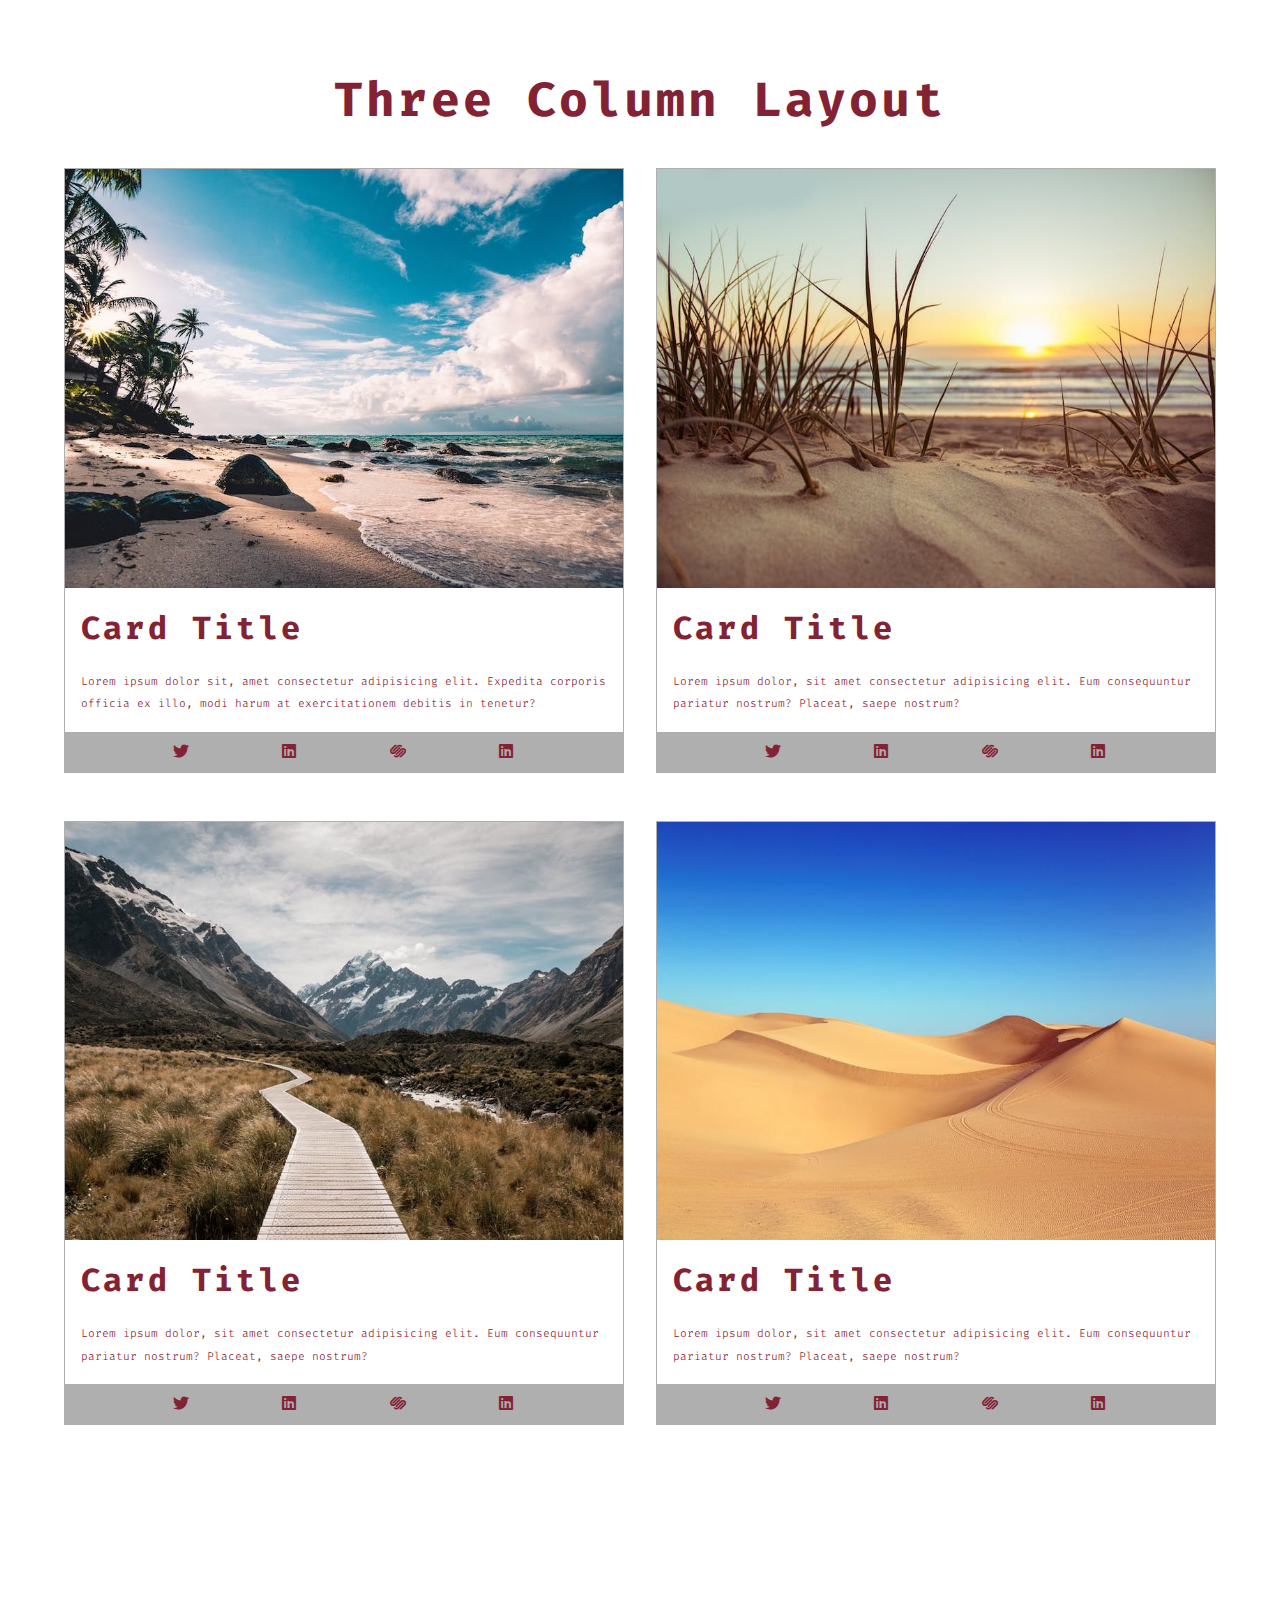
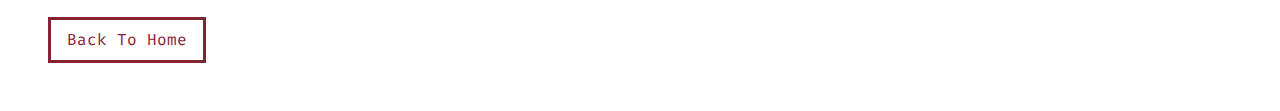
<file: cards.html>
<!DOCTYPE html>
<html lang="en">
  <head>
    <meta charset="UTF-8" />
    <meta http-equiv="X-UA-Compatible" content="IE=edge" />
    <meta name="viewport" content="width=device-width, initial-scale=1.0" />
    <!-- css style -->
    <link rel="stylesheet" href="style.css" />
    <!-- google fonts -->
    <link rel="preconnect" href="https://fonts.googleapis.com" />
    <link rel="preconnect" href="https://fonts.gstatic.com" crossorigin />
    <link
      href="https://fonts.googleapis.com/css2?family=Fira+Code:wght@300;400&display=swap"
      rel="stylesheet"
    />
    <!-- font awesome -->
    <link
      href="/setup-files/fontawesome-free-5.15.4-web/css/all.css"
      rel="stylesheet"
    />
    <!--load all styles -->
    <title>Mini Projects | Cards</title>
  </head>
  <body>
    <section class="cards">
      <div class="title">
        <h1>three column layout</h1>
      </div>
      <div class="card-center">
        <!-- single card -->
        <article class="card">
          <img src="./setup-files/images/size-image-1.jpeg" alt="" />
          <!-- card info -->
          <div class="card-info">
            <h3>card title</h3>
            <p>
              Lorem ipsum dolor sit, amet consectetur adipisicing elit. Expedita
              corporis officia ex illo, modi harum at exercitationem debitis in
              tenetur?
            </p>
          </div>
          <!-- card footer -->
          <div class="card-footer">
            <span><i class="fab fa-twitter"></i></span>
            <span><i class="fab fa-linkedin"></i></span>
            <span><i class="fab fa-squarespace"></i></span>
            <span><i class="fab fa-linkedin"></i></span>
          </div>
        </article>
        <!-- end of single card -->
        <!-- single card -->
        <article class="card">
          <img src="./setup-files/images/size-image-2.jpeg" alt="" />
          <!-- card info -->
          <div class="card-info">
            <h3>card title</h3>
            <p>
              Lorem ipsum dolor, sit amet consectetur adipisicing elit. Eum
              consequuntur pariatur nostrum? Placeat, saepe nostrum?
            </p>
          </div>
          <!-- card footer -->
          <div class="card-footer">
            <span><i class="fab fa-twitter"></i></span>
            <span><i class="fab fa-linkedin"></i></span>
            <span><i class="fab fa-squarespace"></i></span>
            <span><i class="fab fa-linkedin"></i></span>
          </div>
        </article>
        <!-- end of single card -->
        <!-- single card -->
        <article class="card">
          <img src="./setup-files/images/size-image-3.jpeg" alt="" />
          <!-- card info -->
          <div class="card-info">
            <h3>card title</h3>
            <p>
              Lorem ipsum dolor, sit amet consectetur adipisicing elit. Eum
              consequuntur pariatur nostrum? Placeat, saepe nostrum?
            </p>
          </div>
          <!-- card footer -->
          <div class="card-footer">
            <span><i class="fab fa-twitter"></i></span>
            <span><i class="fab fa-linkedin"></i></span>
            <span><i class="fab fa-squarespace"></i></span>
            <span><i class="fab fa-linkedin"></i></span>
          </div>
        </article>
        <!-- end of single card -->
        <!-- single card -->
        <article class="card">
          <img src="./setup-files/images/size-image-4.jpeg" alt="" />
          <!-- card info -->
          <div class="card-info">
            <h3>card title</h3>
            <p>
              Lorem ipsum dolor, sit amet consectetur adipisicing elit. Eum
              consequuntur pariatur nostrum? Placeat, saepe nostrum?
            </p>
          </div>
          <!-- card footer -->
          <div class="card-footer">
            <span><i class="fab fa-twitter"></i></span>
            <span><i class="fab fa-linkedin"></i></span>
            <span><i class="fab fa-squarespace"></i></span>
            <span><i class="fab fa-linkedin"></i></span>
          </div>
        </article>
        <!-- end of single card -->
      </div>
    </section>
    <a href="index.html" class="btn">back to home</a>
  </body>
</html>
</file>
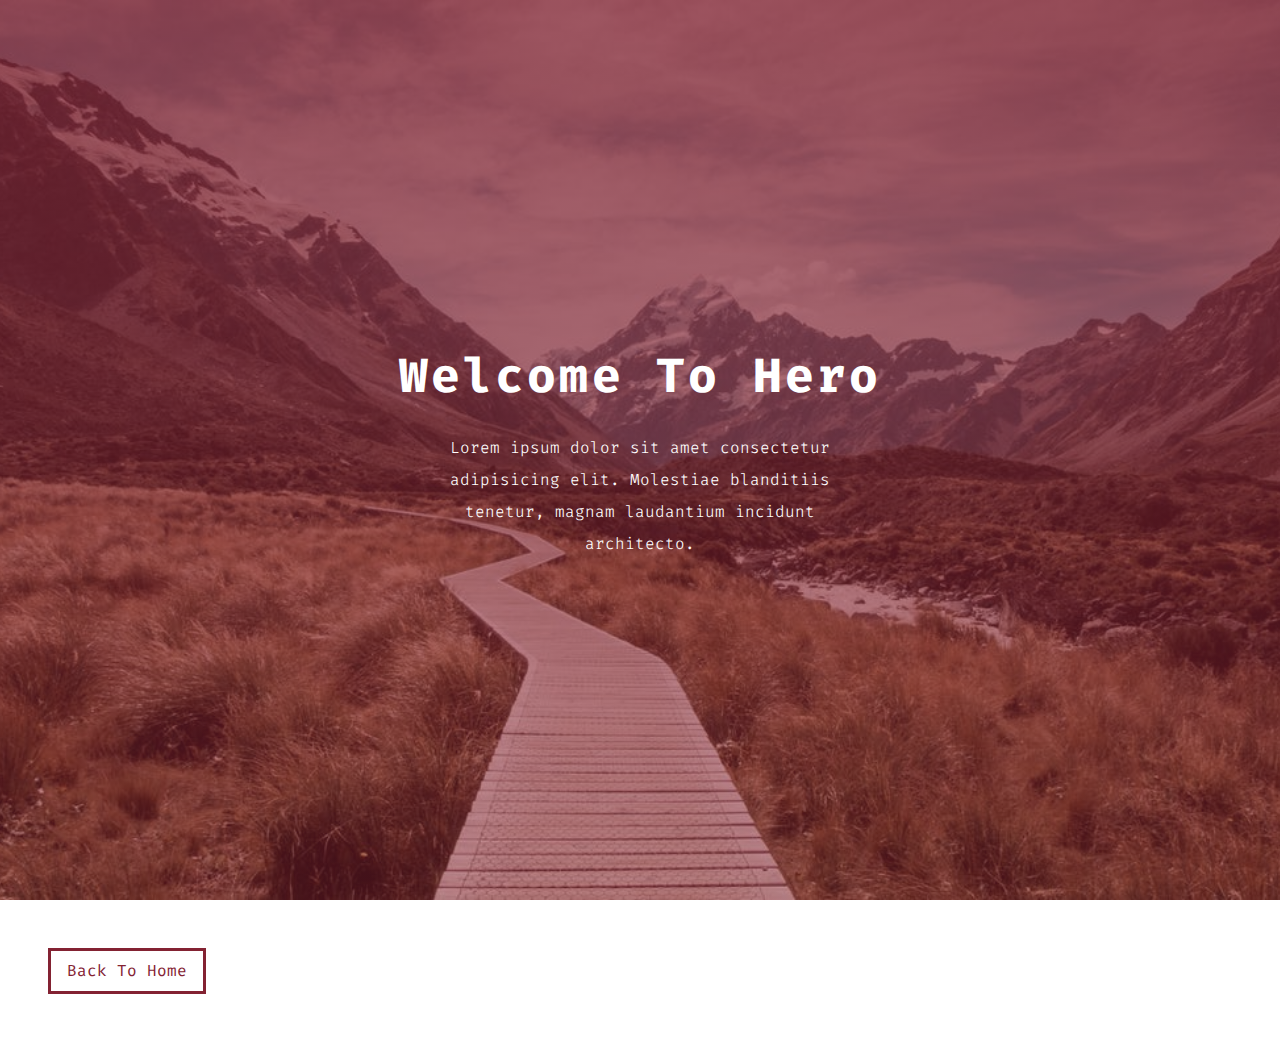
<file: hero.html>
<!DOCTYPE html>
<html lang="en">
  <head>
    <meta charset="UTF-8" />
    <meta http-equiv="X-UA-Compatible" content="IE=edge" />
    <meta name="viewport" content="width=device-width, initial-scale=1.0" />
    <!-- css style -->
    <link rel="stylesheet" href="style.css" />
    <!-- google fonts -->
    <link rel="preconnect" href="https://fonts.googleapis.com" />
    <link rel="preconnect" href="https://fonts.gstatic.com" crossorigin />
    <link
      href="https://fonts.googleapis.com/css2?family=Fira+Code:wght@300;400&display=swap"
      rel="stylesheet"
    />
    <!-- font awesome -->
    <link
      href="/setup-files/fontawesome-free-5.15.4-web/css/all.css"
      rel="stylesheet"
    />
    <!--load all styles -->
    <title>Mini Projects | Hero</title>
  </head>
  <body>
    <header class="hero-header">
      <div class="hero-banner">
        <h1>Welcome to Hero</h1>
        <p>
          Lorem ipsum dolor sit amet consectetur adipisicing elit. Molestiae
          blanditiis tenetur, magnam laudantium incidunt architecto.
        </p>
      </div>
    </header>
    <a href="index.html" class="btn">back to home</a>
  </body>
</html>
</file>
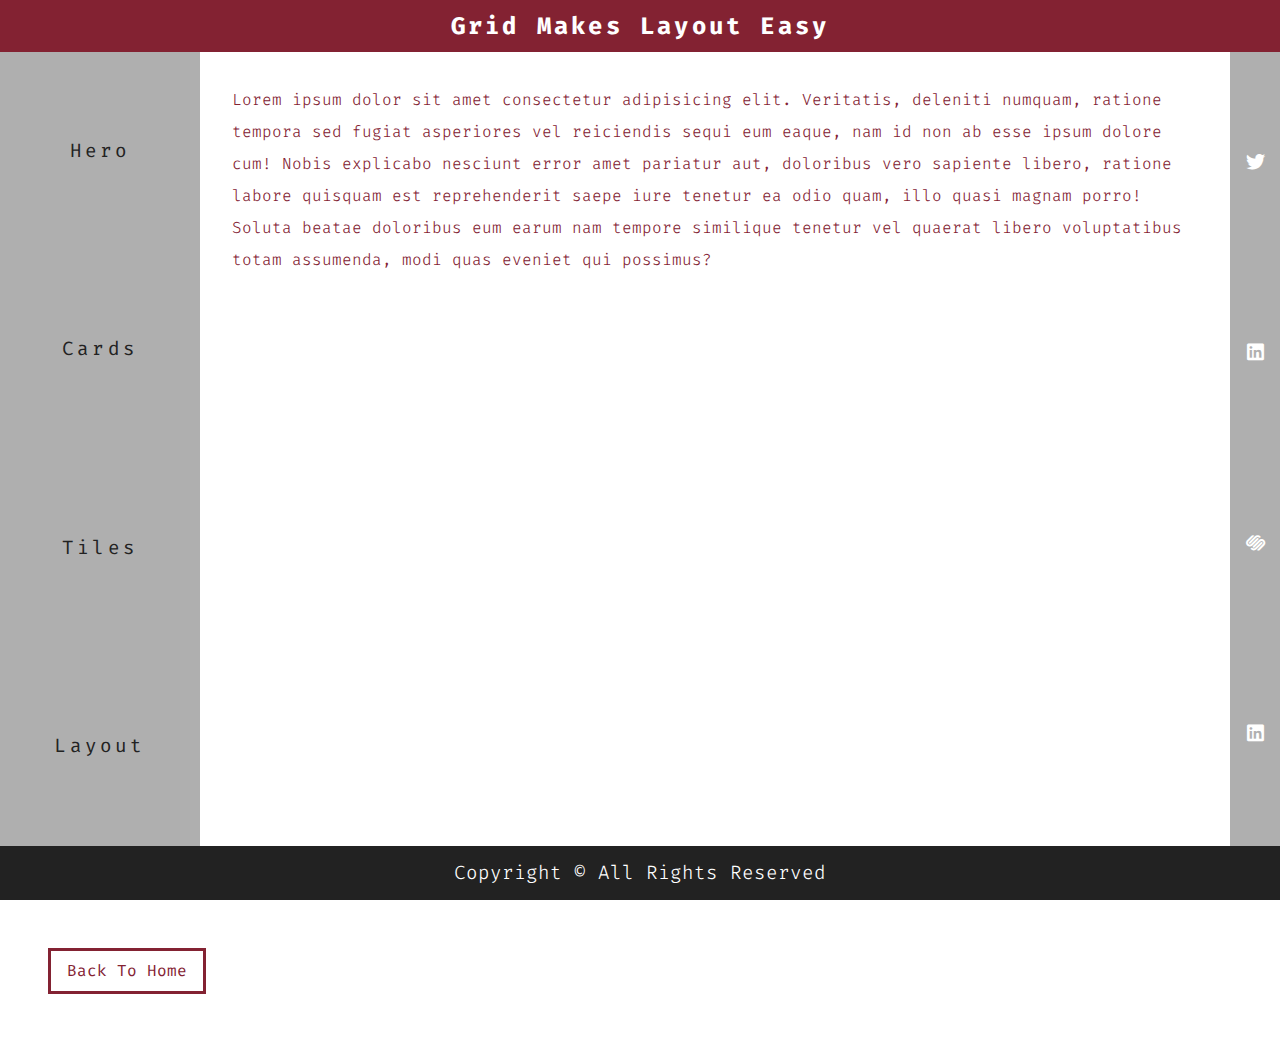
<file: layout.html>
<!DOCTYPE html>
<html lang="en">
  <head>
    <meta charset="UTF-8" />
    <meta http-equiv="X-UA-Compatible" content="IE=edge" />
    <meta name="viewport" content="width=device-width, initial-scale=1.0" />
    <!-- css style -->
    <link rel="stylesheet" href="style.css" />
    <!-- google fonts -->
    <link rel="preconnect" href="https://fonts.googleapis.com" />
    <link rel="preconnect" href="https://fonts.gstatic.com" crossorigin />
    <link
      href="https://fonts.googleapis.com/css2?family=Fira+Code:wght@300;400&display=swap"
      rel="stylesheet"
    />
    <!-- font awesome -->
    <link
      href="/setup-files/fontawesome-free-5.15.4-web/css/all.css"
      rel="stylesheet"
    />
    <!--load all styles -->
    <title>Mini Projects | Layouts</title>
  </head>
  <body>
    <main class="main">
      <!-- header -->
      <header class="header">
        <h2>grid makes layout easy</h2>
      </header>
      <!-- navbar -->
      <nav class="navbar">
        <ul>
          <li>
            <a href="hero.html">Hero</a>
          </li>
          <li>
            <a href="cards.html">cards</a>
          </li>
          <li>
            <a href="tiles.html">tiles</a>
          </li>
          <li>
            <a href="layout.html">layout</a>
          </li>
        </ul>
      </nav>
      <!-- content -->
      <section class="content">
        <p>
          Lorem ipsum dolor sit amet consectetur adipisicing elit. Veritatis,
          deleniti numquam, ratione tempora sed fugiat asperiores vel reiciendis
          sequi eum eaque, nam id non ab esse ipsum dolore cum! Nobis explicabo
          nesciunt error amet pariatur aut, doloribus vero sapiente libero,
          ratione labore quisquam est reprehenderit saepe iure tenetur ea odio
          quam, illo quasi magnam porro! Soluta beatae doloribus eum earum nam
          tempore similique tenetur vel quaerat libero voluptatibus totam
          assumenda, modi quas eveniet qui possimus?
        </p>
      </section>
      <!-- sidebar -->
      <section class="sidebar">
        <span><i class="fab fa-twitter"></i></span>
        <span><i class="fab fa-linkedin"></i></span>
        <span><i class="fab fa-squarespace"></i></span>
        <span><i class="fab fa-linkedin"></i></span>
      </section>
      <!-- footer -->
      <footer class="footer">
        <p>Copyright &copy; All Rights Reserved</p>
      </footer>
    </main>
    <a href="index.html" class="btn">back to home</a>
  </body>
</html>
</file>
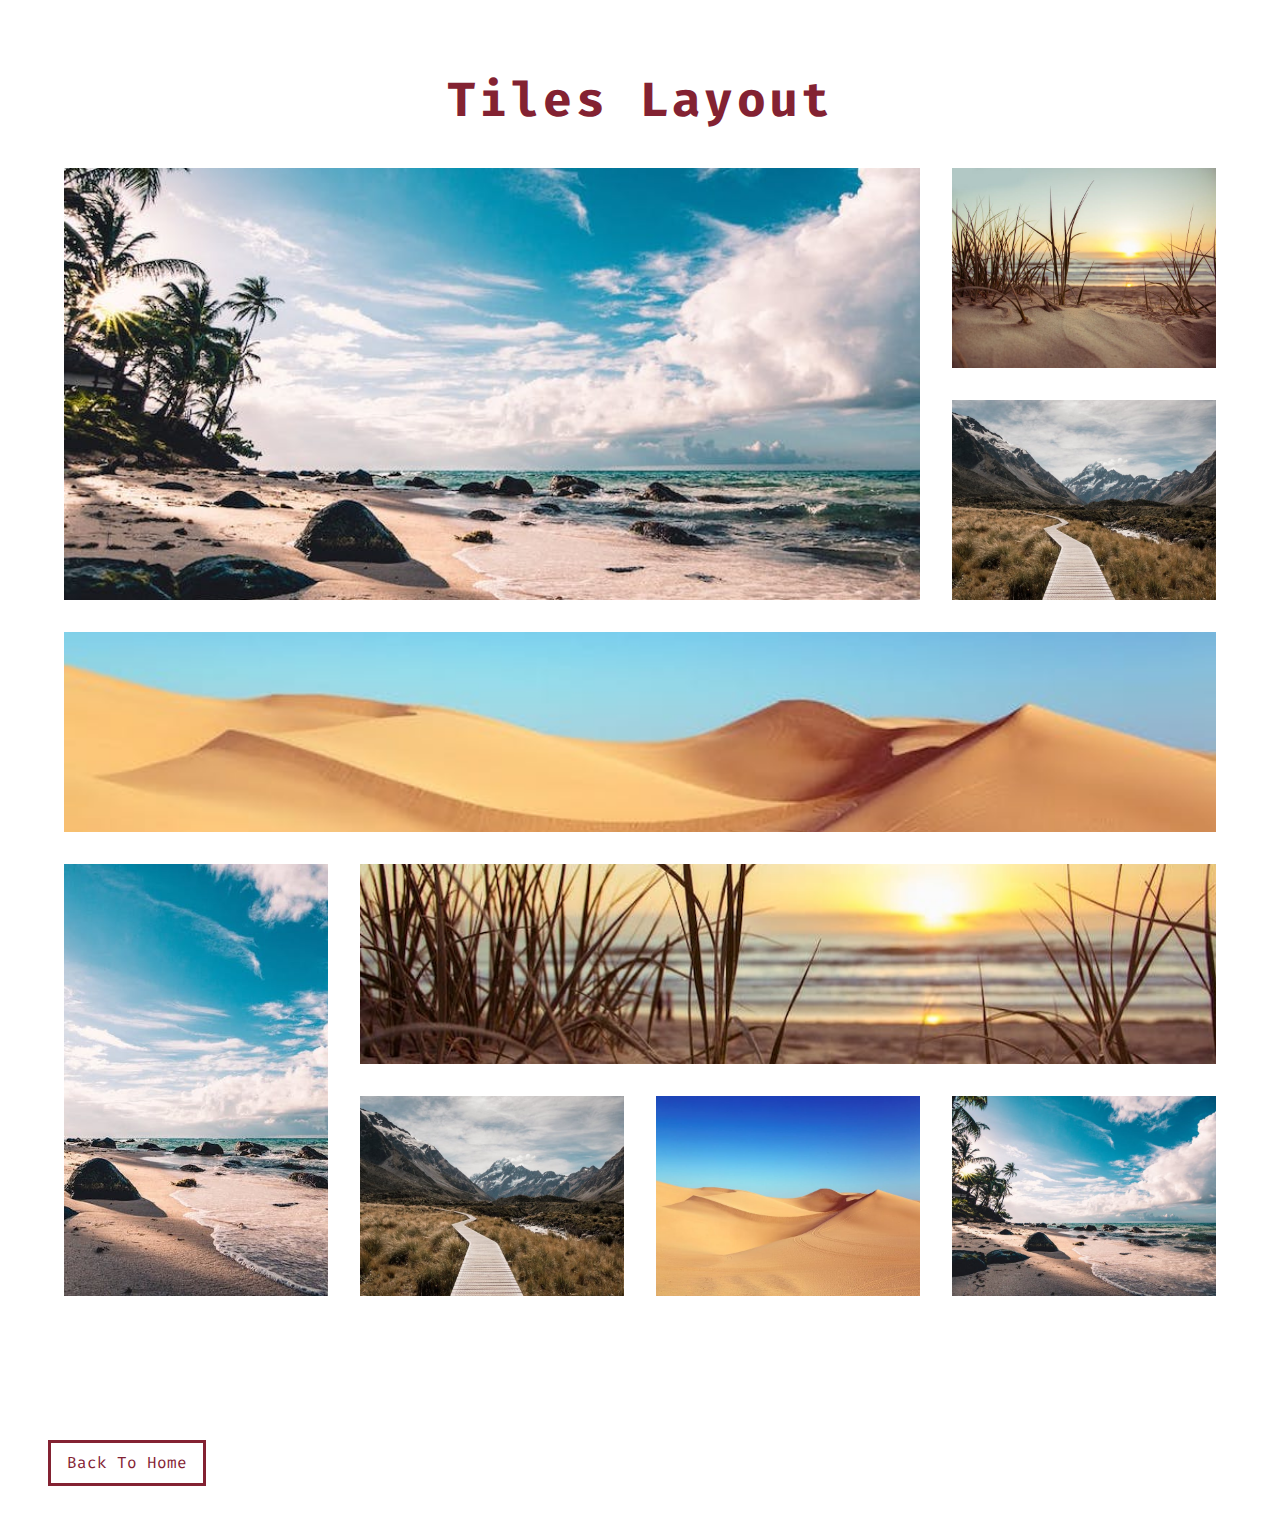
<file: tiles.html>
<!DOCTYPE html>
<html lang="en">
  <head>
    <meta charset="UTF-8" />
    <meta http-equiv="X-UA-Compatible" content="IE=edge" />
    <meta name="viewport" content="width=device-width, initial-scale=1.0" />
    <!-- css style -->
    <link rel="stylesheet" href="style.css" />
    <!-- google fonts -->
    <link rel="preconnect" href="https://fonts.googleapis.com" />
    <link rel="preconnect" href="https://fonts.gstatic.com" crossorigin />
    <link
      href="https://fonts.googleapis.com/css2?family=Fira+Code:wght@300;400&display=swap"
      rel="stylesheet"
    />
    <!-- font awesome -->
    <link
      href="/setup-files/fontawesome-free-5.15.4-web/css/all.css"
      rel="stylesheet"
    />
    <!--load all styles -->
    <title>Mini Projects | Tiles</title>
  </head>
  <body>
    <section class="tiles">
      <div class="title">
        <h1>tiles layout</h1>
      </div>
      <div class="tiles-center">
        <!-- single tile -->
        <article class="tile-1">
          <img src="./setup-files/images/size-image-1.jpeg" alt="" />
        </article>
        <!-- end of single tile -->
        <!-- single tile -->
        <article class="tile-2">
          <img src="./setup-files/images/size-image-2.jpeg" alt="" />
        </article>
        <!-- end of single tile -->
        <!-- single tile -->
        <article class="tile-3">
          <img src="./setup-files/images/size-image-3.jpeg" alt="" />
        </article>
        <!-- end of single tile -->
        <!-- single tile -->
        <article class="tile-4">
          <img src="./setup-files/images/size-image-4.jpeg" alt="" />
        </article>
        <!-- end of single tile -->
        <!-- single tile -->
        <article class="tile-5">
          <img src="./setup-files/images/size-image-1.jpeg" alt="" />
        </article>
        <!-- end of single tile -->
        <!-- single tile -->
        <article class="tile-6">
          <img src="./setup-files/images/size-image-2.jpeg" alt="" />
        </article>
        <!-- end of single tile -->
        <!-- single tile -->
        <article class="tile-7">
          <img src="./setup-files/images/size-image-3.jpeg" alt="" />
        </article>
        <!-- end of single tile -->
        <!-- single tile -->
        <article class="tile-8">
          <img src="./setup-files/images/size-image-4.jpeg" alt="" />
        </article>
        <!-- end of single tile -->
        <!-- single tile -->
        <article class="tile-9">
          <img src="./setup-files/images/size-image-1.jpeg" alt="" />
        </article>
        <!-- end of single tile -->
      </div>
    </section>
    <a href="index.html" class="btn">back to home</a>
  </body>
</html>
</file>
<file: style.css>
/* 
----------------- Variables ---------------------------
*/
:root {
  --primaryColor: #832232;
  --mainBlack: #222;
  --mainWhite: #fff;
  --offWhite: #f7f7f7;
  --darkGrey: #afafaf;
  --mainTransition: all 0.3s linear;
  --mainSpacing: 0.2rem;
}

/* 
----------------- Global Styles ---------------------------
*/
* {
  margin: 0;
  padding: 0;
  box-sizing: border-box;
}

body {
  font-family: "Fira Code", monospace;
  color: var(--primaryColor);
  background: var(--mainWhite);
  line-height: 1.5;
}
a {
  text-decoration: none;
}
img {
  display: block;
  width: 100%;
}
h1,
h2,
h3,
h4 {
  letter-spacing: var(--mainSpacing);
  text-transform: capitalize;
  margin-bottom: 1.2rem;
}
h1 {
  font-size: 3rem;
}
h2 {
  margin-bottom: 0;
}
h3 {
  font-size: 2rem;
}
p {
  font-weight: 300;
  font-size: 0.7rem;
  line-height: 2;
}
/* button */
.btn {
  display: inline-block;
  padding: 0.5rem 1rem;
  text-transform: capitalize;
  border: 3px solid var(--primaryColor);
  color: var(--primaryColor);
  margin: 3rem;
  transition: var(--mainTransition);
}
.btn:hover {
  background: var(--primaryColor);
  color: var(--offWhite);
}
/* 
---------------------- main navbar --------------------------
*/
.main-nav {
  background: var(--darkGrey);
  padding: 0 2rem;
}
.main-nav li {
  list-style-type: none;
}
.main-nav a {
  text-transform: capitalize;
  color: var(--primaryColor);
  display: block;
  padding: 1rem 0;
  letter-spacing: var(--mainSpacing);
  transition: var(--mainTransition);
}
.main-nav a:hover {
  color: var(--mainBlack);
}
@media screen and (min-width: 992px) {
  .main-nav ul {
    max-width: 1170px;
    margin: 0 auto;
    display: grid;
    grid-template-columns: repeat(4, 1fr);
    justify-content: center;
  }
  .main-nav a {
    text-align: center;
  }
}
.path {
  width: 100vw;
  height: 100vh;
  background: linear-gradient(
      rgba(175, 175, 175, 0.5),
      rgba(175, 175, 175, 0.5)
    ),
    url(./setup-files/images/image-3.jpeg) center/cover no-repeat fixed;
}
/* 
----------------------- hero project ---------------------------
*/
.hero-header {
  display: grid;
  justify-content: center;
  align-content: center;
  background: linear-gradient(rgba(131, 34, 50, 0.75), rgba(131, 34, 50, 0.5)),
    url("./setup-files/images/image-2.jpeg") center/cover no-repeat;
  min-height: 100vh;
  color: var(--mainWhite);
}
.hero-banner {
  text-align: center;
}

.hero-banner p {
  width: 80%;
  max-width: 560px;
  font-size: 1rem;
  margin: 0 auto;
}
@media screen and (max-width: 600px) {
  .hero-banner {
    padding: 0 3rem;
  }
}
@media screen and (min-width: 768px) {
  .hero-header {
    background: linear-gradient(rgba(131, 34, 50, 0.75), rgba(131, 34, 50, 0.5)),
      url("./setup-files/images/image-3.jpeg") center/cover no-repeat fixed;
  }
}

/* 
---------------------- cards project ----------------------------
*/
.title {
  text-align: center;
}
.cards {
  padding: 4rem 0;
}
.card-center {
  width: 90vw;
  max-width: 1170px;
  margin: 2rem auto;
}
.card {
  border: 1px solid var(--darkGrey);
  margin-bottom: 3rem;
  display: grid;
  grid-template-columns: 1fr;
  grid-template-rows: auto 1fr auto;
}
.card-info {
  padding: 1rem;
}
.card-footer {
  background: var(--darkGrey);
  padding: 0.5rem 1rem;
  display: grid;
  grid-template-columns: repeat(4, 1rem);
  justify-content: space-evenly;
}
.card-footer span {
  color: var(--primaryColor);
}

/* @media screen and (min-width: 768px) {
  .card-center {
    display: grid;
    grid-template-columns: 1fr 1fr;
    column-gap: 2rem;
  }
}

@media screen and (min-width: 1170px) {
  .card-center {
    grid-template-columns: repeat(3, 1fr);
    column-gap: 1.5rem;
  }
} */

.card-center {
  display: grid;
  -moz-column-gap: 2rem;
  column-gap: 2rem;
  grid-template-columns: repeat(
    auto-fill,
    minmax(calc((1170px - 4rem) / 3), 1fr)
  );
  justify-items: center;
}

/* 
-------------------tiles project ------------------------
*/
.tiles {
  padding: 4rem 0;
}
.tiles-center {
  width: 90vw;
  max-width: 1170px;
  margin: 2rem auto;
  display: grid;
  row-gap: 2rem;
}
@media screen and (min-width: 768px) {
  .tiles-center {
    grid-template-columns: 1fr 1fr;
    gap: 2rem;
  }
}
@media screen and (min-width: 992px) {
  .tiles-center {
    grid-template-columns: repeat(3, 1fr);
  }
}
@media screen and (min-width: 1170px) {
  .tiles-center {
    grid-template-columns: repeat(4, 1fr);
    grid-template-rows: repeat(5, 200px);
    grid-template-areas:
      "a a a b"
      "a a a c"
      "d d d d"
      "e f f f"
      "e g h i";
  }
  .tiles img {
    height: 100%;
    -o-object-fit: cover;
    object-fit: cover;
  }
  .tile-1 {
    grid-area: a;
  }
  .tile-2 {
    grid-area: b;
  }
  .tile-3 {
    grid-area: c;
  }
  .tile-4 {
    grid-area: d;
  }
  .tile-5 {
    grid-area: e;
  }
  .tile-6 {
    grid-area: f;
  }
  .tile-7 {
    grid-area: g;
  }
  .tile-8 {
    grid-area: h;
  }
  .tile-9 {
    grid-area: i;
  }
}

/* 
-------------Layout Project -----------------------
*/
.header {
  background: var(--primaryColor);
  color: var(--mainWhite);
  text-align: center;
  padding: 0.5rem 0;
}
.navbar {
  background: var(--darkGrey);
}
.navbar li {
  list-style-type: none;
  text-align: center;
}
.navbar a {
  padding: 1rem;
  display: inline-block;
  text-transform: capitalize;
  letter-spacing: var(--mainSpacing);
  font-size: 1.2rem;
  color: var(--mainBlack);
  transition: var(--mainTransition);
}
.navbar a:hover {
  color: var(--mainWhite);
}
.content {
  padding: 2rem;
}
.content p {
  font-size: 1rem;
}
.sidebar {
  background: var(--primaryColor);
  padding: 1rem 0;
  display: grid;
  grid-template-columns: repeat(4, 1fr);
  justify-items: center;
  color: var(--mainWhite);
  font-size: 1.2rem;
}
.footer {
  background: var(--mainBlack);
  color: var(--mainWhite);
  text-transform: capitalize;
  text-align: center;
  padding: 0.5rem 0;
}
.footer p {
  font-size: 1.2rem;
}
.main {
  min-height: 100vh;
  display: grid;
  grid-template-columns: 1fr;
  grid-template-rows: auto auto 1fr auto auto;
}
@media screen and (min-width: 768px) {
  .navbar ul {
    display: grid;
    grid-template-columns: repeat(4, 1fr);
    justify-content: center;
  }
}
@media screen and (min-width: 992px) {
  .main {
    grid-template-columns: 200px 1fr 50px;
    grid-template-rows: auto 1fr auto;
  }
  .header {
    grid-column: 1/-1;
    grid-row: 1/2;
  }
  .navbar {
    grid-column: 1/2;
    grid-row: 2/3;
  }
  .content {
    grid-column: 2/3;
    grid-row: 2/3;
  }
  .footer {
    grid-column: 1/-1;
    grid-row: 3/-1;
  }
  .sidebar {
    grid-column: 3/4;
    grid-row: 2/3;
    grid-template-columns: 1fr;
    align-items: center;
    min-height: 100%;
    background: var(--darkGrey);
  }
  .navbar ul {
    grid-template-columns: 1fr;
    align-items: center;
    min-height: 100%;
  }
}
</file>
